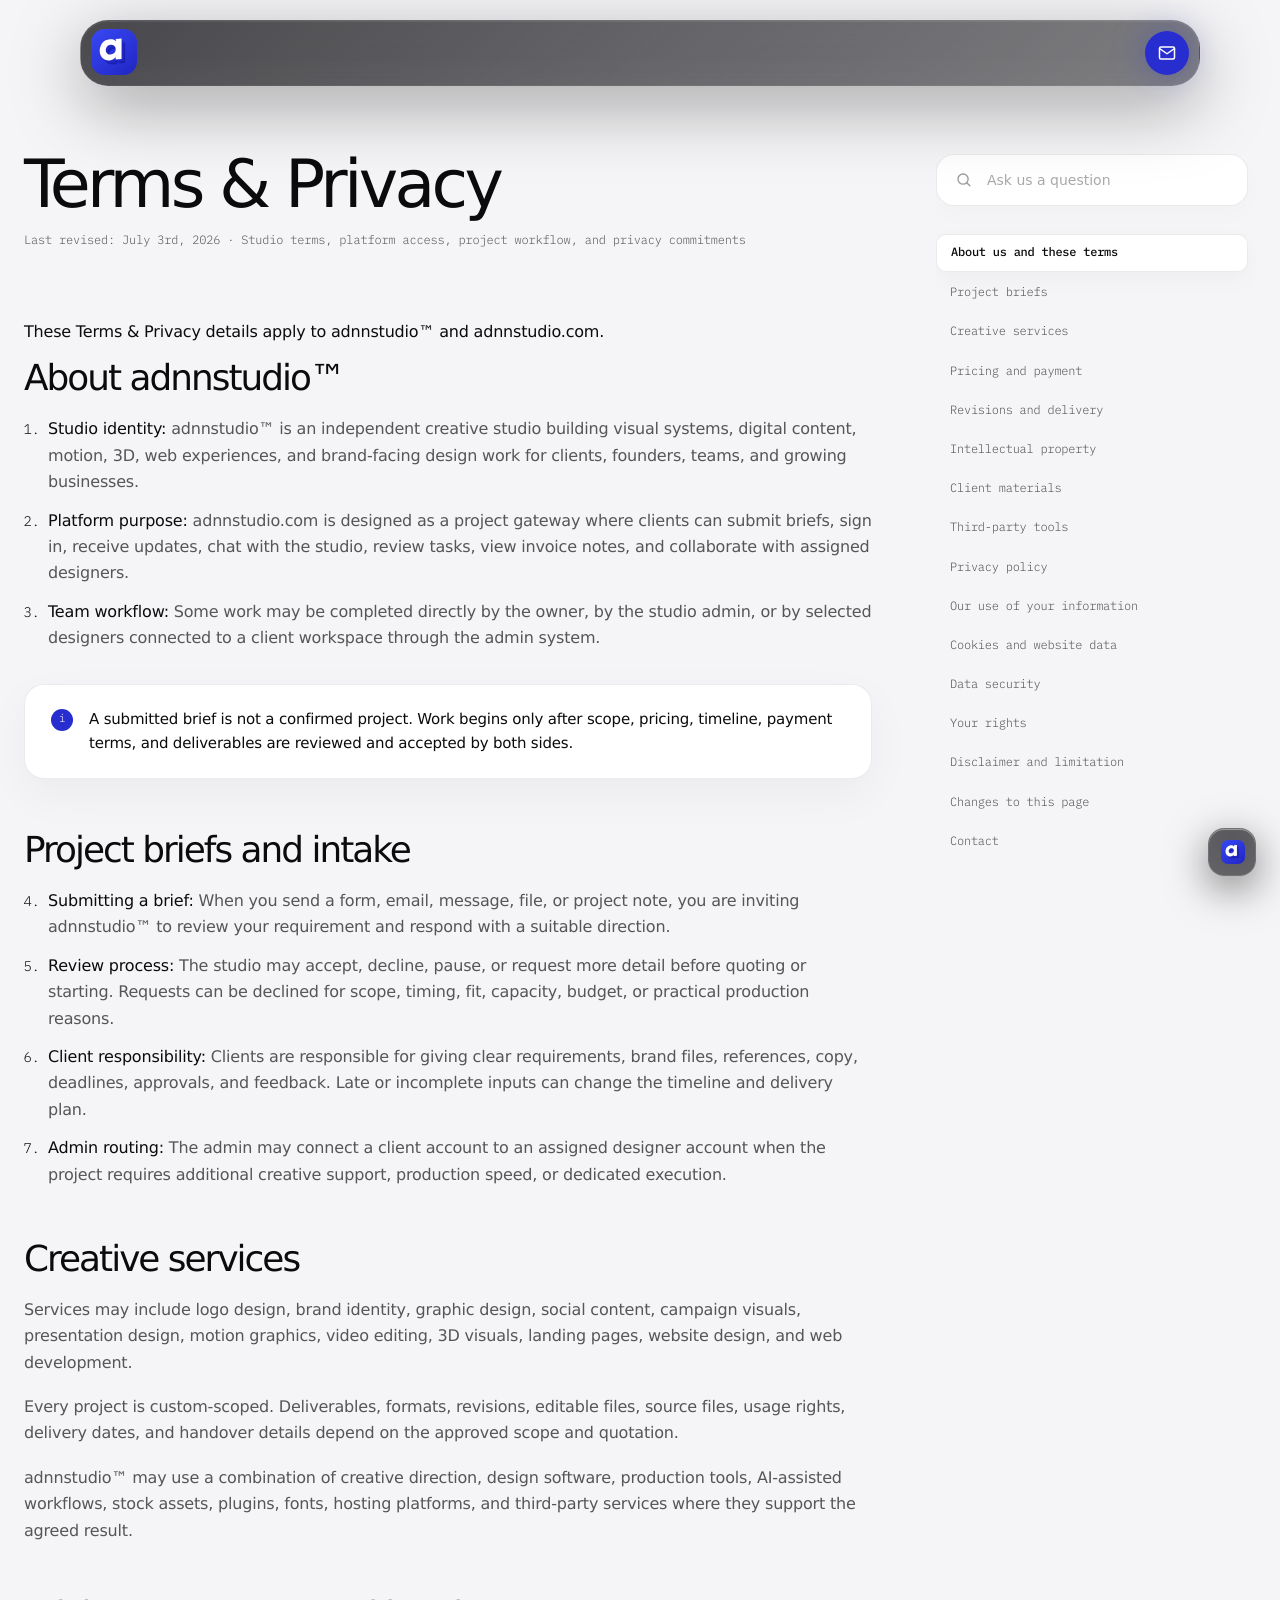
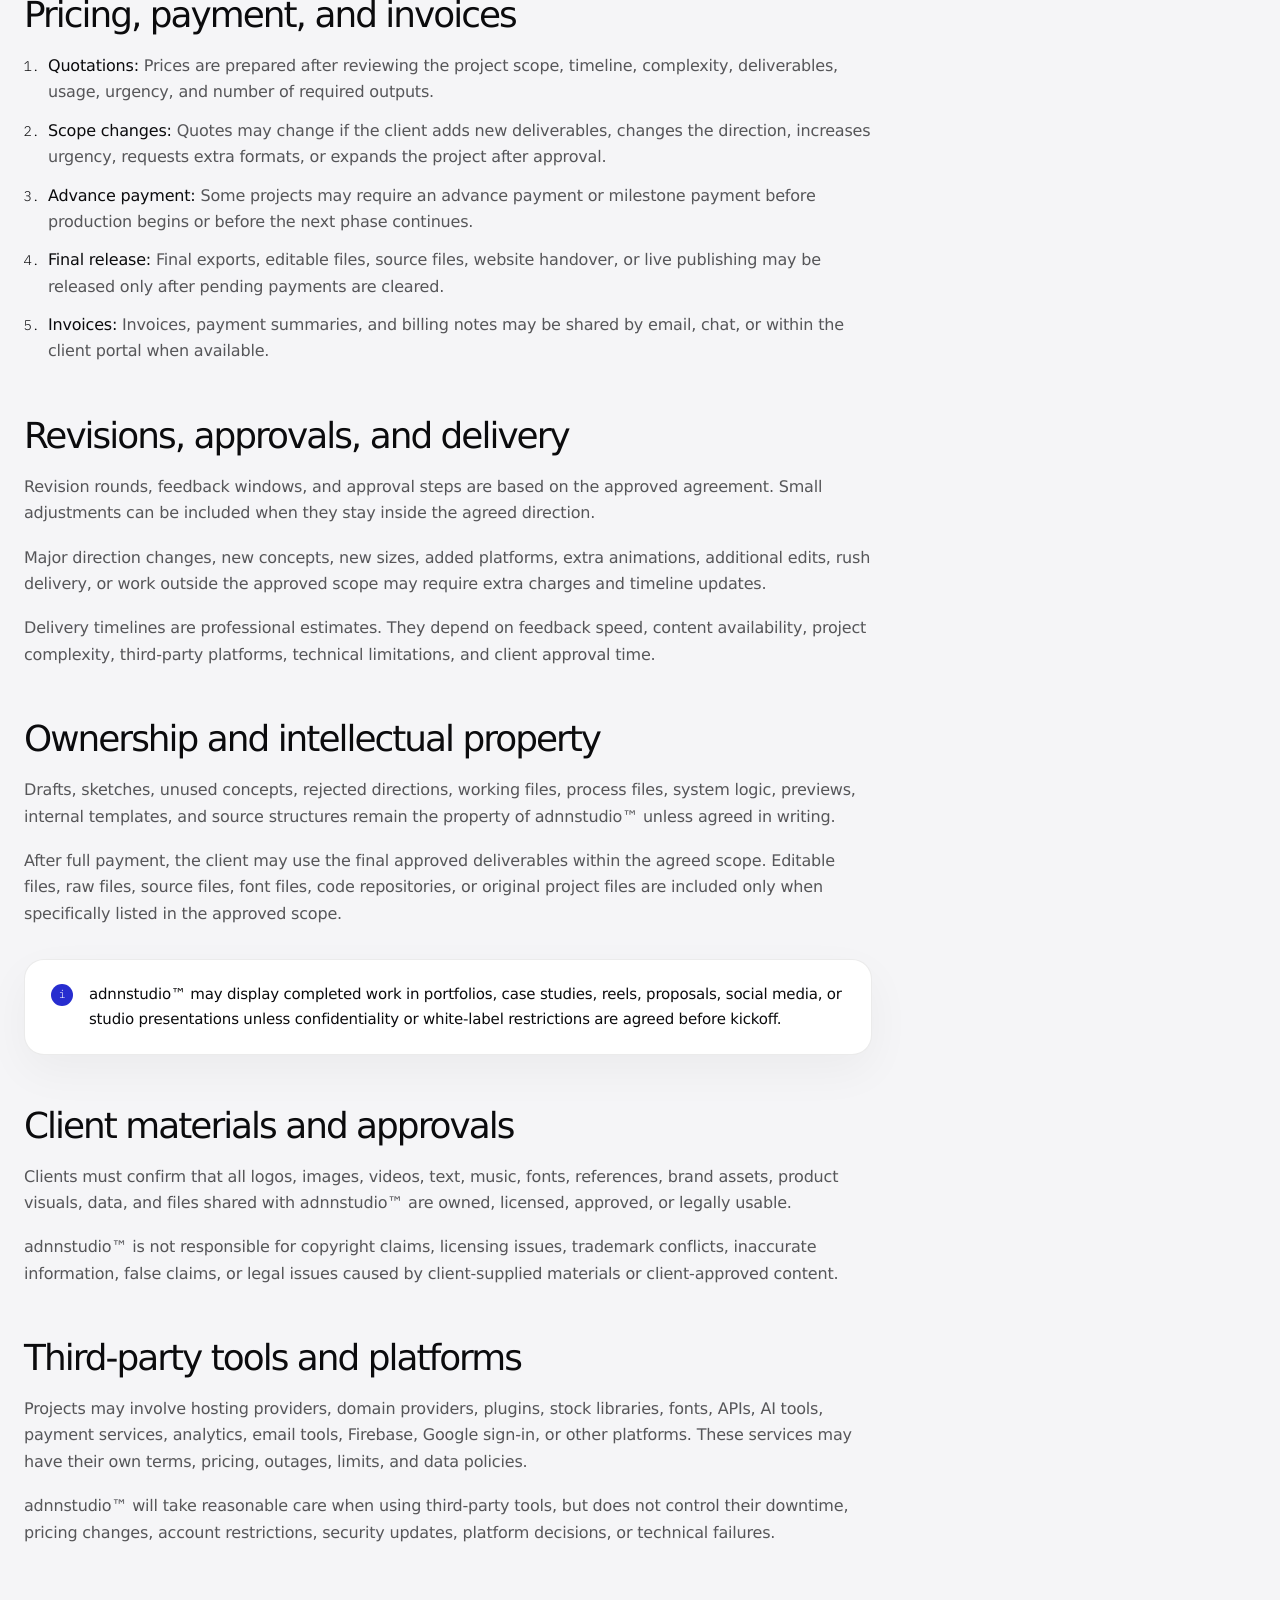
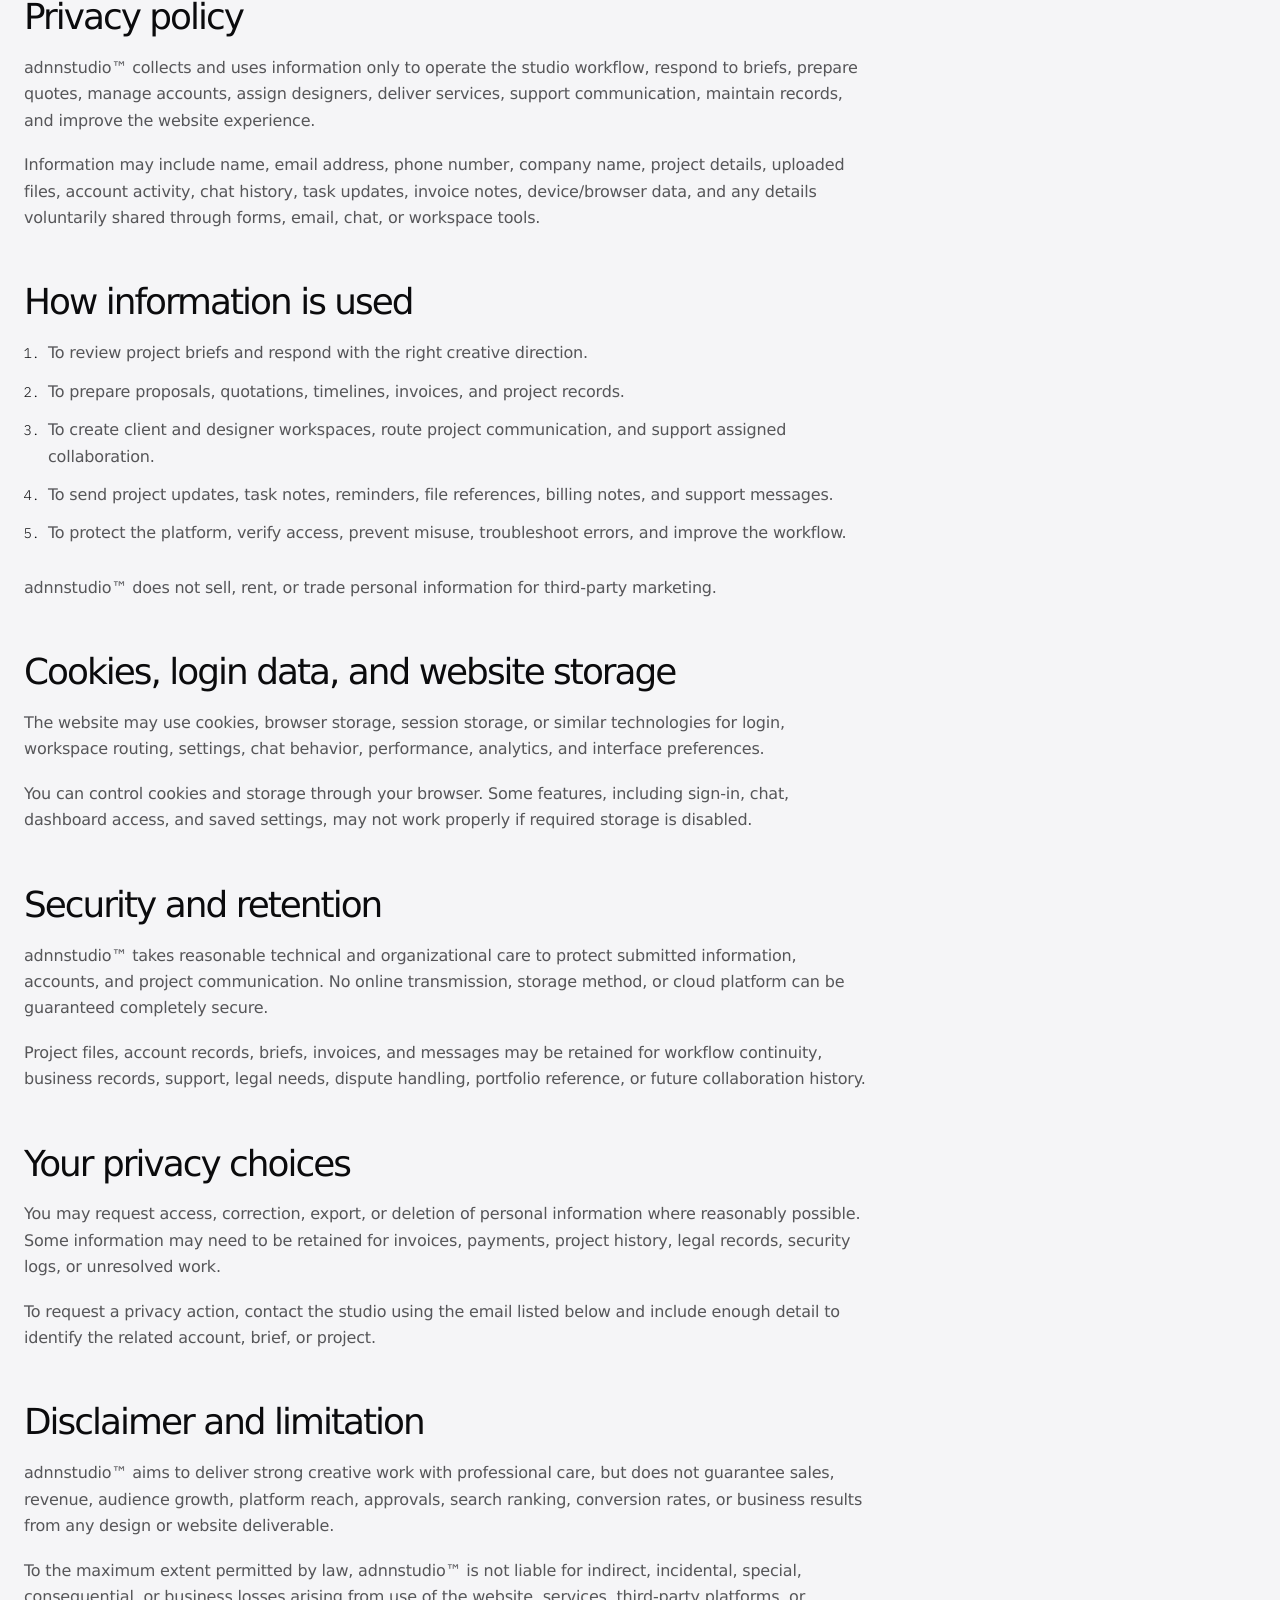
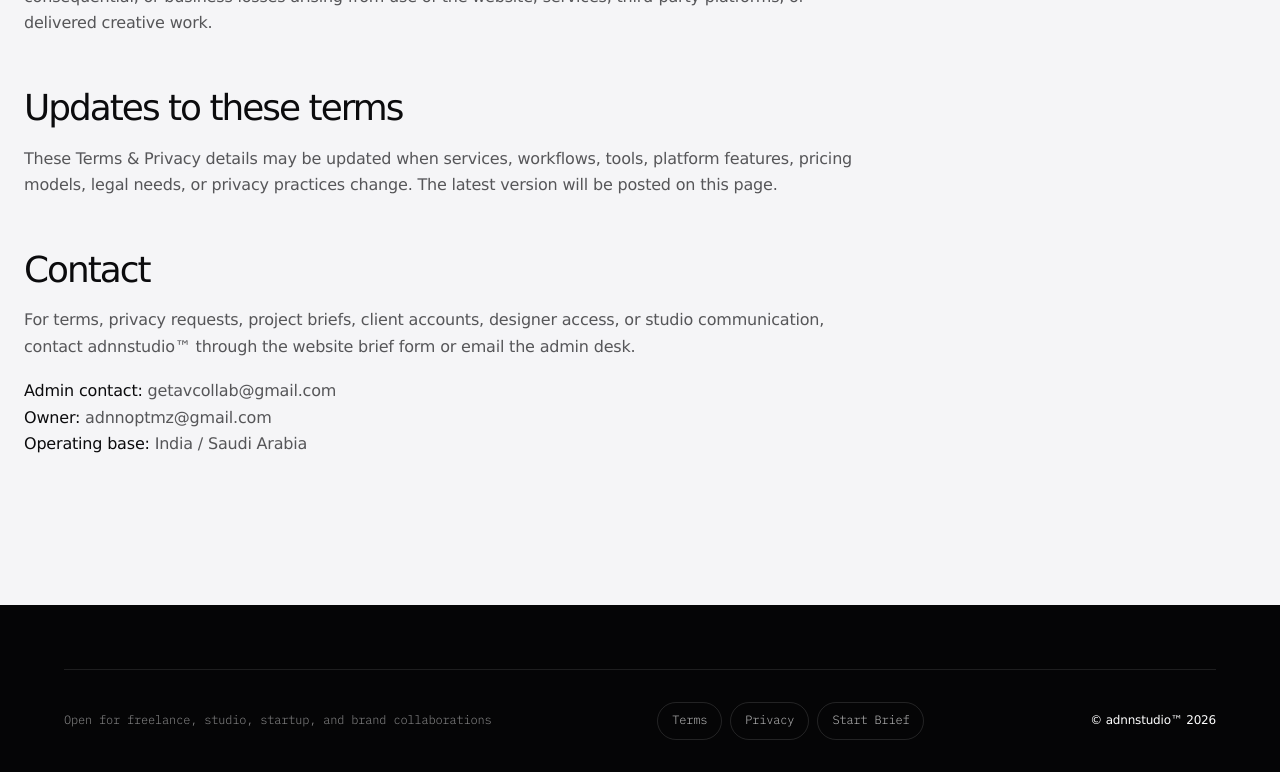
<file: Terms & Privacy adnnstudio.com 2026.html>
<!DOCTYPE html>
<html lang="en">
<head>
<meta charset="utf-8"/>
<meta content="width=device-width, initial-scale=1" name="viewport"/>
<title>Terms &amp; Privacy | AdnnStudio.com</title>
<link href="adnn icon.svg" rel="icon" type="image/svg+xml"/>
<link href="adnn icon.svg" rel="apple-touch-icon" sizes="180x180"/>
<link color="#272dcf" href="adnn icon.svg" rel="mask-icon"/>
<style>
    @import url("https://fonts.cdnfonts.com/css/aileron");
    @import url("https://fonts.googleapis.com/css2?family=IBM+Plex+Mono:wght@400;500&display=swap");

    :root {
      --accent: #272dcf;
      --bg: #050506;
      --paper: #f5f5f7;
      --white-panel: #ffffff;
      --ink: #0b0b0d;
      --text-muted: rgba(11, 11, 13, 0.68);
      --border-light: rgba(0, 0, 0, 0.08);
      --font-body: "Aileron", ui-sans-serif, system-ui, -apple-system, Segoe UI, Arial, sans-serif;
      --font-mono: "IBM Plex Mono", ui-monospace, SFMono-Regular, Menlo, monospace;
    }

    * { box-sizing: border-box; }
    html { scroll-behavior: smooth; }
    body {
      margin: 0;
      font-family: var(--font-body);
      font-weight: 300;
      background: var(--paper);
      color: var(--ink);
      font-size: 16px;
      line-height: 1.65;
      letter-spacing: -0.012em;
      -webkit-font-smoothing: antialiased;
      text-rendering: geometricPrecision;
    }

    ::selection { background: #ff6b35; color: #fff; }

    header {
      position: fixed;
      top: 20px;
      left: 50%;
      transform: translateX(-50%);
      width: min(1120px, 94vw);
      z-index: 100;
    }

    .nav-wrap {
      border-radius: 28px;
      padding: 10px;
      display: grid;
      grid-template-columns: auto 1fr auto;
      gap: 12px;
      align-items: center;
      background: linear-gradient(135deg, rgba(34,34,38,.82), rgba(22,22,26,.68) 38%, rgba(14,14,18,.52));
      backdrop-filter: blur(26px) saturate(160%);
      -webkit-backdrop-filter: blur(26px) saturate(160%);
      border: 1px solid rgba(255,255,255,.08);
      box-shadow: inset 0 1px 0 rgba(255,255,255,.08), inset 0 -12px 35px rgba(255,255,255,.03), 0 20px 70px rgba(0,0,0,.34);
    }

    .brand-logo-wrap {
      display: inline-flex;
      align-items: center;
      height: 44px;
      padding: 0;
      text-decoration: none;
      cursor: pointer;
    }
    .brand-logo-img {
      height: 46px;
      width: auto;
      display: block;
      object-fit: contain;
      transform: translateY(-1px);
    }
    .topnav {
      display: flex;
      justify-content: flex-end;
      align-items: center;
    }
    .topnav .cta-mail-icon {
      width: 44px !important;
      height: 44px !important;
      border-radius: 50% !important;
      color: #fff !important;
      display: inline-flex !important;
      align-items: center !important;
      justify-content: center !important;
      background: var(--accent) !important;
      border: 0 !important;
      box-shadow: 0 0 34px rgba(39,45,207,.36) !important;
      transition: background 0.25s ease, transform 0.25s ease !important;
    }
    .topnav .cta-mail-icon:hover {
      background: #1e23b0 !important;
      transform: translateY(-1px) !important;
    }
    @media (min-width: 761px) {
      .brand-logo-wrap { grid-column: 1; justify-self: start; }
      .topnav { grid-column: 3; justify-self: end; }
    }

    .page {
      width: min(1280px, calc(100% - 48px));
      margin: 0 auto;
      display: grid;
      grid-template-columns: minmax(0, 1fr) 320px;
      gap: clamp(40px, 5vw, 72px);
      padding: 154px 0 92px;
    }

    .breadcrumb {
      display: flex;
      flex-wrap: wrap;
      align-items: center;
      gap: 10px;
      color: var(--text-muted);
      font-family: var(--font-mono);
      font-size: 12px;
      margin-bottom: 24px;
    }

    h1, .legal-content h2 {
      font-family: var(--font-body);
      font-weight: 400;
      letter-spacing: -0.055em;
      line-height: .92;
      margin: 0;
    }

    h1 {
      font-size: clamp(44px, 5.2vw, 72px);
      color: var(--ink);
      margin-bottom: 16px;
    }

    .updated {
      font-family: var(--font-mono);
      font-size: 12px;
      color: var(--text-muted);
      margin-bottom: clamp(48px, 6vw, 68px);
    }

    .legal-content { max-width: 860px; }
    .legal-content section { scroll-margin-top: 104px; margin: 0 0 56px; }
    
    .legal-content h2 {
      font-size: clamp(28px, 2.8vw, 42px);
      margin: 0 0 20px;
      color: var(--ink);
    }

    .legal-content p, .legal-content li {
      font-size: clamp(16px, 1.2vw, 18px);
      color: var(--text-muted);
      font-weight: 300;
      line-height: 1.65;
    }

    .legal-content p { margin: 0 0 18px; }
    .legal-content ol, .legal-content ul { margin: 0 0 28px; padding-left: 24px; }
    .legal-content ol li { margin-bottom: 12px; }
    .legal-content ol li::marker { font-family: var(--font-mono); font-size: 14px; color: var(--ink); }
    .legal-content strong { color: var(--ink); font-weight: 500; }

    .callout {
      display: grid;
      grid-template-columns: auto 1fr;
      gap: 16px;
      align-items: start;
      margin: 32px 0;
      padding: 22px 26px;
      border-radius: 20px;
      background: var(--white-panel);
      border: 1px solid var(--border-light);
      box-shadow: 0 16px 46px rgba(0,0,0,.045);
    }

    .callout-icon {
      width: 22px;
      height: 22px;
      border-radius: 50%;
      background: var(--accent);
      color: #fff;
      display: grid;
      place-items: center;
      font-family: var(--font-mono);
      font-size: 11px;
      line-height: 1;
      margin-top: 2px;
    }

    .callout p { margin: 0; font-size: 15px; color: var(--ink); font-weight: 400; }

    .side {
      position: sticky;
      top: 112px;
      height: calc(100vh - 140px);
      align-self: start;
      overflow: auto;
      padding-right: 8px;
    }

    .searchbox {
      display: flex;
      align-items: center;
      gap: 12px;
      height: 52px;
      border-radius: 18px;
      padding: 0 18px;
      border: 1px solid var(--border-light);
      background: var(--white-panel);
      box-shadow: 0 8px 24px rgba(0,0,0,.02);
      margin-bottom: 28px;
    }

    .searchbox svg { width: 18px; height: 18px; flex: 0 0 auto; color: var(--ink); opacity: 0.4; }
    .searchbox input {
      width: 100%;
      border: 0;
      outline: 0;
      background: transparent;
      font-family: var(--font-body);
      font-size: 14px;
      color: var(--ink);
    }
    .searchbox input::placeholder { color: var(--ink); opacity: 0.35; }

    .toc {
      list-style: none;
      padding: 0;
      margin: 0;
      display: grid;
      gap: 3px;
    }

    .toc a {
      display: block;
      padding: 10px 14px;
      border-radius: 10px;
      color: var(--ink);
      opacity: 0.7;
      text-decoration: none;
      font-family: var(--font-mono);
      font-size: 12px;
      line-height: 1.35;
      letter-spacing: -0.02em;
      transition: background .2s, opacity .2s, transform .2s;
    }

    .toc a:hover { transform: translateX(2px); opacity: 1; background: rgba(0,0,0,.035); }
    .toc a.active { background: var(--white-panel); border: 1px solid var(--border-light); opacity: 1; font-weight: 500; box-shadow: 0 8px 24px rgba(0,0,0,.03); }

    footer {
      background: var(--bg);
      color: #fff;
      padding: 64px clamp(16px, 5vw, 64px) 32px;
    }

    .foot {
      max-width: 1280px;
      margin: 0 auto;
      border-top: 1px solid rgba(255,255,255,.1);
      padding-top: 32px;
      display: flex;
      justify-content: space-between;
      align-items: center;
      gap: 24px;
      flex-wrap: wrap;
      font-family: var(--font-mono);
      font-size: 12px;
    }

    .foot p { margin: 0; color: rgba(255,255,255,.52); }
    .foot span { font-family: var(--font-body); color: #fff; }
    .foot-links { display: flex; flex-wrap: wrap; gap: 8px; }
    
    .foot-links a {
      color: rgba(255,255,255,.72);
      text-decoration: none;
      border: 1px solid rgba(255,255,255,.12);
      border-radius: 999px;
      padding: 8px 14px;
      transition: color .25s, border-color .25s;
    }
    .foot-links a:hover { color: #fff; border-color: rgba(255,255,255,.36); }

    /* --- Chat UI Elements --- */
    .chat-bubble {
      position: fixed;
      right: 24px;
      bottom: 24px;
      z-index: 120;
      display: inline-flex;
      align-items: center;
      width: 48px;
      height: 48px;
      padding: 0;
      border-radius: 16px;
      background: rgba(30, 30, 35, 0.72);
      border: 1px solid rgba(255, 255, 255, 0.15);
      box-shadow: inset 0 1px 0 rgba(255,255,255,.38), inset 0 -12px 24px rgba(255,255,255,.06), 0 12px 40px rgba(0,0,0,.5);
      backdrop-filter: blur(22px) saturate(170%);
      -webkit-backdrop-filter: blur(22px) saturate(170%);
      color: #fff;
      text-decoration: none;
      overflow: hidden;
      white-space: nowrap;
      cursor: pointer;
      transition: width 0.35s cubic-bezier(0.16, 1, 0.3, 1), background 0.25s, transform 0.25s;
    }

    .chat-bubble:hover {
      width: 240px;
      background: var(--accent);
      transform: translateY(-2px);
    }

    .chat-bubble .icon-box {
      width: 48px;
      height: 48px;
      flex-shrink: 0;
      display: flex;
      align-items: center;
      justify-content: center;
    }

    .chat-bubble .chat-text {
      font-size: 13px;
      font-family: var(--font-mono);
      padding-right: 20px;
      opacity: 0;
      transform: translateX(8px);
      transition: opacity 0.2s ease, transform 0.2s ease;
    }

    .chat-bubble:hover .chat-text {
      opacity: 1;
      transform: translateX(0);
      transition-delay: 0.05s;
    }

    .ai-chat-window {
      position: fixed;
      right: 24px;
      bottom: 84px;
      width: 360px;
      height: 480px;
      border-radius: 24px;
      background: linear-gradient(135deg, rgba(34,34,38,.94), rgba(22,22,26,.88) 38%, rgba(14,14,18,.82));
      border: 1px solid rgba(255, 255, 255, 0.1);
      box-shadow: 0 28px 80px rgba(0, 0, 0, 0.5);
      backdrop-filter: blur(30px) saturate(160%);
      -webkit-backdrop-filter: blur(30px) saturate(160%);
      z-index: 130;
      display: flex;
      flex-direction: column;
      overflow: hidden;
      opacity: 0;
      visibility: hidden;
      transform: translateY(20px) scale(0.95);
      transition: all 0.4s cubic-bezier(0.16, 1, 0.3, 1);
    }
    
    .ai-chat-window.is-open {
      opacity: 1;
      visibility: visible;
      transform: translateY(0) scale(1);
    }
    
    .ai-chat-header {
      padding: 16px 20px;
      background: rgba(255, 255, 255, 0.03);
      border-bottom: 1px solid rgba(255, 255, 255, 0.08);
      display: flex;
      justify-content: space-between;
      align-items: center;
    }
    
    .ai-chat-title {
      font-family: var(--font-mono);
      font-size: 13px;
      color: #fff;
      display: flex;
      align-items: center;
      gap: 8px;
    }
    
    .ai-chat-status {
      width: 6px;
      height: 6px;
      border-radius: 50%;
      background: #65a51b;
      box-shadow: 0 0 10px #65a51b;
    }
    
    .ai-chat-close {
      background: transparent;
      border: 0;
      color: rgba(255, 255, 255, 0.4);
      font-size: 20px;
      cursor: pointer;
      padding: 0;
      line-height: 1;
    }
    .ai-chat-close:hover { color: #fff; }
    
    .ai-chat-body {
      flex: 1;
      padding: 20px;
      overflow-y: auto;
      display: flex;
      flex-direction: column;
      gap: 12px;
    }
    
    .ai-bubble {
      max-width: 85%;
      padding: 10px 14px;
      border-radius: 16px;
      font-size: 13px;
      line-height: 1.45;
      white-space: pre-wrap;
    }
    
    .ai-bubble.system {
      align-self: flex-start;
      background: rgba(255, 255, 255, 0.05);
      color: rgba(255, 255, 255, 0.85);
      border: 1px solid rgba(255, 255, 255, 0.04);
    }
    
    .ai-bubble.user {
      align-self: flex-end;
      background: var(--accent);
      color: #fff;
    }
    
    .ai-chat-footer {
      padding: 14px 16px;
      border-top: 1px solid rgba(255, 255, 255, 0.08);
      display: flex;
      gap: 10px;
      background: rgba(0, 0, 0, 0.15);
    }
    
    .ai-chat-input {
      flex: 1;
      height: 38px;
      border-radius: 12px;
      border: 1px solid rgba(255, 255, 255, 0.1);
      background: rgba(255, 255, 255, 0.05);
      color: #fff;
      padding: 0 14px;
      font-size: 13px;
      outline: none;
      font-family: var(--font-body);
    }
    .ai-chat-input::placeholder { color: rgba(255, 255, 255, 0.3); }
    .ai-chat-input:focus { border-color: rgba(255, 255, 255, 0.2); }
    
    .ai-chat-submit {
      width: 38px;
      height: 38px;
      border-radius: 12px;
      border: 0;
      background: #fff;
      color: #000;
      cursor: pointer;
      display: grid;
      place-items: center;
      transition: opacity 0.2s;
    }
    .ai-chat-submit:hover { opacity: 0.9; }

    /* Minimal Typing Animation CSS */
    .typing-indicator {
      display: flex;
      align-items: center;
      gap: 4px;
      padding: 2px 4px;
    }
    .typing-indicator span {
      width: 5px;
      height: 5px;
      background-color: rgba(255,255,255,0.7);
      border-radius: 50%;
      animation: typingBounce 1.4s infinite ease-in-out both;
    }
    .typing-indicator span:nth-child(1) { animation-delay: -0.32s; }
    .typing-indicator span:nth-child(2) { animation-delay: -0.16s; }
    
    @keyframes typingBounce {
      0%, 80%, 100% { transform: scale(0); opacity: 0.4; }
      40% { transform: scale(1); opacity: 1; }
    }

    @media (max-width: 980px) {
      header { width: calc(100vw - 16px) !important; top: 10px !important; }
      .page { grid-template-columns: 1fr; padding-top: 112px; }
      .side { position: relative; top: auto; height: auto; order: -1; overflow: visible; padding-right: 0; }
      .toc { display: none; }
      .searchbox { height: 48px; margin-bottom: 34px; }
      .ai-chat-window { width: calc(100vw - 48px); right: 24px; bottom: 84px; }
    }

    @media (max-width: 560px) {
      .nav-wrap { display: flex !important; justify-content: space-between !important; align-items: center !important; }
      .page { padding-bottom: 78px; }
      h1 { font-size: clamp(34px, 10vw, 48px); }
      .chat-bubble { right: 16px; bottom: 16px; }
      .ai-chat-window { width: calc(100vw - 32px); right: 16px; bottom: 76px; height: 420px; }
    }
  </style>
</head>
<body>
<header>
<div class="nav-wrap">
<a aria-label="Adnn Studio Home" class="brand-logo-wrap" href="index.html#home">
<img alt="Adnn Studio Icon Logo" class="brand-logo-img" src="adnn icon.svg"/>
</a>
<div aria-label="Legal navigation processing actions" class="topnav">
<a aria-label="Open brief form" class="cta-mail-icon" href="index.html#connect" title="Open brief form">
<svg fill="none" stroke="currentColor" stroke-linecap="round" stroke-linejoin="round" stroke-width="2" style="width: 18px; height: 18px; display: block;" viewbox="0 0 24 24"><path d="M4 4h16c1.1 0 2 .9 2 2v12c0 1.1-.9 2-2 2H4c-1.1 0-2-.9-2-2V6c0-1.1.9-2 2-2z"></path><polyline points="22,6 12,13 2,6"></polyline></svg>
</a>
</div>
</div>
</header>
<div class="page">
<main class="legal-content" id="legalDocumentContent">
<h1>Terms &amp; Privacy</h1>
<div class="updated">Last revised: July 3rd, 2026 · Studio terms, platform access, project workflow, and privacy commitments</div>
<section id="intro">
<p><strong>These Terms &amp; Privacy details apply to adnnstudio™ and adnnstudio.com.</strong></p>
<h2>About adnnstudio™</h2>
<ol>
<li><strong>Studio identity:</strong> adnnstudio™ is an independent creative studio building visual systems, digital content, motion, 3D, web experiences, and brand-facing design work for clients, founders, teams, and growing businesses.</li>
<li><strong>Platform purpose:</strong> adnnstudio.com is designed as a project gateway where clients can submit briefs, sign in, receive updates, chat with the studio, review tasks, view invoice notes, and collaborate with assigned designers.</li>
<li><strong>Team workflow:</strong> Some work may be completed directly by the owner, by the studio admin, or by selected designers connected to a client workspace through the admin system.</li>
</ol>
<div class="callout">
<span class="callout-icon">i</span>
<p>A submitted brief is not a confirmed project. Work begins only after scope, pricing, timeline, payment terms, and deliverables are reviewed and accepted by both sides.</p>
</div>
</section>
<section id="enquiries">
<h2>Project briefs and intake</h2>
<ol start="4">
<li><strong>Submitting a brief:</strong> When you send a form, email, message, file, or project note, you are inviting adnnstudio™ to review your requirement and respond with a suitable direction.</li>
<li><strong>Review process:</strong> The studio may accept, decline, pause, or request more detail before quoting or starting. Requests can be declined for scope, timing, fit, capacity, budget, or practical production reasons.</li>
<li><strong>Client responsibility:</strong> Clients are responsible for giving clear requirements, brand files, references, copy, deadlines, approvals, and feedback. Late or incomplete inputs can change the timeline and delivery plan.</li>
<li><strong>Admin routing:</strong> The admin may connect a client account to an assigned designer account when the project requires additional creative support, production speed, or dedicated execution.</li>
</ol>
</section>
<section id="services">
<h2>Creative services</h2>
<p>Services may include logo design, brand identity, graphic design, social content, campaign visuals, presentation design, motion graphics, video editing, 3D visuals, landing pages, website design, and web development.</p>
<p>Every project is custom-scoped. Deliverables, formats, revisions, editable files, source files, usage rights, delivery dates, and handover details depend on the approved scope and quotation.</p>
<p>adnnstudio™ may use a combination of creative direction, design software, production tools, AI-assisted workflows, stock assets, plugins, fonts, hosting platforms, and third-party services where they support the agreed result.</p>
</section>
<section id="pricing">
<h2>Pricing, payment, and invoices</h2>
<ol>
<li><strong>Quotations:</strong> Prices are prepared after reviewing the project scope, timeline, complexity, deliverables, usage, urgency, and number of required outputs.</li>
<li><strong>Scope changes:</strong> Quotes may change if the client adds new deliverables, changes the direction, increases urgency, requests extra formats, or expands the project after approval.</li>
<li><strong>Advance payment:</strong> Some projects may require an advance payment or milestone payment before production begins or before the next phase continues.</li>
<li><strong>Final release:</strong> Final exports, editable files, source files, website handover, or live publishing may be released only after pending payments are cleared.</li>
<li><strong>Invoices:</strong> Invoices, payment summaries, and billing notes may be shared by email, chat, or within the client portal when available.</li>
</ol>
</section>
<section id="revisions">
<h2>Revisions, approvals, and delivery</h2>
<p>Revision rounds, feedback windows, and approval steps are based on the approved agreement. Small adjustments can be included when they stay inside the agreed direction.</p>
<p>Major direction changes, new concepts, new sizes, added platforms, extra animations, additional edits, rush delivery, or work outside the approved scope may require extra charges and timeline updates.</p>
<p>Delivery timelines are professional estimates. They depend on feedback speed, content availability, project complexity, third-party platforms, technical limitations, and client approval time.</p>
</section>
<section id="ip">
<h2>Ownership and intellectual property</h2>
<p>Drafts, sketches, unused concepts, rejected directions, working files, process files, system logic, previews, internal templates, and source structures remain the property of adnnstudio™ unless agreed in writing.</p>
<p>After full payment, the client may use the final approved deliverables within the agreed scope. Editable files, raw files, source files, font files, code repositories, or original project files are included only when specifically listed in the approved scope.</p>
<div class="callout">
<span class="callout-icon">i</span>
<p>adnnstudio™ may display completed work in portfolios, case studies, reels, proposals, social media, or studio presentations unless confidentiality or white-label restrictions are agreed before kickoff.</p>
</div>
</section>
<section id="client-materials">
<h2>Client materials and approvals</h2>
<p>Clients must confirm that all logos, images, videos, text, music, fonts, references, brand assets, product visuals, data, and files shared with adnnstudio™ are owned, licensed, approved, or legally usable.</p>
<p>adnnstudio™ is not responsible for copyright claims, licensing issues, trademark conflicts, inaccurate information, false claims, or legal issues caused by client-supplied materials or client-approved content.</p>
</section>
<section id="third-party">
<h2>Third-party tools and platforms</h2>
<p>Projects may involve hosting providers, domain providers, plugins, stock libraries, fonts, APIs, AI tools, payment services, analytics, email tools, Firebase, Google sign-in, or other platforms. These services may have their own terms, pricing, outages, limits, and data policies.</p>
<p>adnnstudio™ will take reasonable care when using third-party tools, but does not control their downtime, pricing changes, account restrictions, security updates, platform decisions, or technical failures.</p>
</section>
<section id="privacy">
<h2>Privacy policy</h2>
<p>adnnstudio™ collects and uses information only to operate the studio workflow, respond to briefs, prepare quotes, manage accounts, assign designers, deliver services, support communication, maintain records, and improve the website experience.</p>
<p>Information may include name, email address, phone number, company name, project details, uploaded files, account activity, chat history, task updates, invoice notes, device/browser data, and any details voluntarily shared through forms, email, chat, or workspace tools.</p>
</section>
<section id="data-use">
<h2>How information is used</h2>
<ol>
<li>To review project briefs and respond with the right creative direction.</li>
<li>To prepare proposals, quotations, timelines, invoices, and project records.</li>
<li>To create client and designer workspaces, route project communication, and support assigned collaboration.</li>
<li>To send project updates, task notes, reminders, file references, billing notes, and support messages.</li>
<li>To protect the platform, verify access, prevent misuse, troubleshoot errors, and improve the workflow.</li>
</ol>
<p>adnnstudio™ does not sell, rent, or trade personal information for third-party marketing.</p>
</section>
<section id="cookies">
<h2>Cookies, login data, and website storage</h2>
<p>The website may use cookies, browser storage, session storage, or similar technologies for login, workspace routing, settings, chat behavior, performance, analytics, and interface preferences.</p>
<p>You can control cookies and storage through your browser. Some features, including sign-in, chat, dashboard access, and saved settings, may not work properly if required storage is disabled.</p>
</section>
<section id="security">
<h2>Security and retention</h2>
<p>adnnstudio™ takes reasonable technical and organizational care to protect submitted information, accounts, and project communication. No online transmission, storage method, or cloud platform can be guaranteed completely secure.</p>
<p>Project files, account records, briefs, invoices, and messages may be retained for workflow continuity, business records, support, legal needs, dispute handling, portfolio reference, or future collaboration history.</p>
</section>
<section id="rights">
<h2>Your privacy choices</h2>
<p>You may request access, correction, export, or deletion of personal information where reasonably possible. Some information may need to be retained for invoices, payments, project history, legal records, security logs, or unresolved work.</p>
<p>To request a privacy action, contact the studio using the email listed below and include enough detail to identify the related account, brief, or project.</p>
</section>
<section id="liability">
<h2>Disclaimer and limitation</h2>
<p>adnnstudio™ aims to deliver strong creative work with professional care, but does not guarantee sales, revenue, audience growth, platform reach, approvals, search ranking, conversion rates, or business results from any design or website deliverable.</p>
<p>To the maximum extent permitted by law, adnnstudio™ is not liable for indirect, incidental, special, consequential, or business losses arising from use of the website, services, third-party platforms, or delivered creative work.</p>
</section>
<section id="changes">
<h2>Updates to these terms</h2>
<p>These Terms &amp; Privacy details may be updated when services, workflows, tools, platform features, pricing models, legal needs, or privacy practices change. The latest version will be posted on this page.</p>
</section>
<section id="contact">
<h2>Contact</h2>
<p>For terms, privacy requests, project briefs, client accounts, designer access, or studio communication, contact adnnstudio™ through the website brief form or email the admin desk.</p>
<p><strong>Admin contact:</strong> getavcollab@gmail.com<br/><strong>Owner:</strong> adnnoptmz@gmail.com<br/><strong>Operating base:</strong> India / Saudi Arabia</p>
</section>
</main>
<aside aria-label="Page content navigation tracker" class="side">
<label aria-label="Search text contents" class="searchbox">
<svg aria-hidden="true" viewbox="0 0 24 24"><path d="M10.75 17.5a6.75 6.75 0 1 1 0-13.5 6.75 6.75 0 0 1 0 13.5Z" fill="none" stroke="currentColor" stroke-linecap="round" stroke-width="1.85"></path><path d="m15.65 15.65 4.15 4.15" fill="none" stroke="currentColor" stroke-linecap="round" stroke-width="1.85"></path></svg>
<input autocomplete="off" id="pageSearch" placeholder="Ask us a question" type="search"/>
</label>
<ul class="toc" id="toc">
<li><a class="active" href="#intro">About us and these terms</a></li>
<li><a href="#enquiries">Project briefs</a></li>
<li><a href="#services">Creative services</a></li>
<li><a href="#pricing">Pricing and payment</a></li>
<li><a href="#revisions">Revisions and delivery</a></li>
<li><a href="#ip">Intellectual property</a></li>
<li><a href="#client-materials">Client materials</a></li>
<li><a href="#third-party">Third-party tools</a></li>
<li><a href="#privacy">Privacy policy</a></li>
<li><a href="#data-use">Our use of your information</a></li>
<li><a href="#cookies">Cookies and website data</a></li>
<li><a href="#security">Data security</a></li>
<li><a href="#rights">Your rights</a></li>
<li><a href="#liability">Disclaimer and limitation</a></li>
<li><a href="#changes">Changes to this page</a></li>
<li><a href="#contact">Contact</a></li>
</ul>
</aside>
</div>
<div class="ai-chat-window" id="aiChatWindow">
<div class="ai-chat-header">
<div class="ai-chat-title">
<span class="ai-chat-status"></span>
<span>Studio support</span>
</div>
<button class="ai-chat-close" id="closeChatBtn" type="button">×</button>
</div>
<div class="ai-chat-body" id="chatMessageFlow">
<div class="ai-bubble system">Lavio is online for adnnstudio™. I can help with our studio terms, project briefs, or answer general questions you might have!
      </div>
</div>
<div class="ai-chat-footer">
<input autocomplete="off" class="ai-chat-input" id="chatUserInput" placeholder="Ask me anything..." type="text"/>
<button class="ai-chat-submit" id="sendChatBtn" type="button">
<svg fill="none" stroke="currentColor" stroke-linecap="round" stroke-linejoin="round" stroke-width="2" style="width:16px; height:16px;" viewbox="0 0 24 24">
<line x1="22" x2="11" y1="2" y2="13"></line>
<polygon points="22 2 15 22 11 13 2 9 22 2"></polygon>
</svg>
</button>
</div>
</div>
<div class="chat-bubble" id="triggerChatBubble">
<div class="icon-box">
<img alt="Adnn Studio AI Icon" src="adnn icon.svg" style="width: 24px; height: 24px; display: block;">
</img></div>
<span class="chat-text">Need help?</span>
</div>
<footer>
<div class="foot">
<p>Open for freelance, studio, startup, and brand collaborations</p>
<div class="foot-links">
<a href="#intro">Terms</a>
<a href="#privacy">Privacy</a>
<a href="index.html#connect">Start Brief</a>
</div>
<p><span>© adnnstudio™ 2026</span></p>
</div>
</footer>
<script>
    const links = Array.from(document.querySelectorAll('.toc a'));
    const sections = links.map(link => document.querySelector(link.getAttribute('href'))).filter(Boolean);

    const setActive = () => {
      let current = sections[0];
      for (const section of sections) {
        const rect = section.getBoundingClientRect();
        if (rect.top <= 140) current = section;
      }
      links.forEach(link => link.classList.toggle('active', link.getAttribute('href') === '#' + current.id));
    };

    window.addEventListener('scroll', setActive, { passive: true });
    setActive();

    const search = document.getElementById('pageSearch');
    search.addEventListener('input', () => {
      const term = search.value.trim().toLowerCase();
      if (!term) return;
      const match = sections.find(section => section.innerText.toLowerCase().includes(term));
      if (match) {
        document.querySelector(`.toc a[href="#${match.id}"]`)?.scrollIntoView({ block: 'nearest' });
      }
    });

    search.addEventListener('keydown', (event) => {
      if (event.key === 'Enter') {
        const term = search.value.trim().toLowerCase();
        const match = sections.find(section => section.innerText.toLowerCase().includes(term));
        if (match) match.scrollIntoView({ behavior: 'smooth', block: 'start' });
      }
    });

    const chatBubble = document.getElementById('triggerChatBubble');
    const chatWindow = document.getElementById('aiChatWindow');
    const closeChat = document.getElementById('closeChatBtn');
    const sendBtn = document.getElementById('sendChatBtn');
    const userInput = document.getElementById('chatUserInput');
    const messageFlow = document.getElementById('chatMessageFlow');

    chatBubble.addEventListener('click', () => {
      chatWindow.classList.toggle('is-open');
    });
    
    closeChat.addEventListener('click', () => chatWindow.classList.remove('is-open'));

    // --- Highly Advanced Local AI Engine ---

    function formatBotResponse(text) {
      return text
        .replace(/&/g, "&amp;")
        .replace(/</g, "&lt;")
        .replace(/>/g, "&gt;")
        .replace(/\*\*(.*?)\*\*/g, "<strong>$1</strong>")
        .replace(/\*(.*?)\*/g, "<em>$1</em>")
        .replace(/\n/g, "<br>");
    }

    const thinkDelay = (ms) => new Promise(res => setTimeout(res, ms));

    // Fetch General Knowledge securely via public Wikipedia API (No key needed)
    async function fetchGeneralKnowledge(query) {
      try {
        let searchTerm = query.replace(/^(what is|who is|where is|tell me about|what are|who are|explain)\s+/i, '').trim();
        if(!searchTerm || searchTerm.length < 2) return null;
        
        const searchUrl = `https://en.wikipedia.org/w/api.php?action=query&list=search&srsearch=${encodeURIComponent(searchTerm)}&utf8=&format=json&origin=*`;
        const searchRes = await fetch(searchUrl);
        const searchData = await searchRes.json();
        
        if (searchData.query && searchData.query.search.length > 0) {
          const firstResult = searchData.query.search[0];
          const summaryUrl = `https://en.wikipedia.org/w/api.php?action=query&prop=extracts&exsentences=3&exlimit=1&titles=${encodeURIComponent(firstResult.title)}&explaintext=1&format=json&origin=*`;
          const summaryRes = await fetch(summaryUrl);
          const summaryData = await summaryRes.json();
          const pages = summaryData.query.pages;
          const extract = Object.values(pages)[0].extract;
          
          if(extract && !extract.includes("may refer to:")) {
             return extract;
          }
        }
      } catch (e) { 
        return null; 
      }
      return null;
    }

    async function processStudioIntelligence(userQuestion) {
      const query = userQuestion.toLowerCase().trim();
      
      // 1. Core Conversational Hooks
      if (/^(hi|hello|hey|yo)\b/i.test(query)) {
        return "Hello! I'm Lavio, adnnstudio's assistant. How can I help you today?";
      }
      if (/how are you|hows it going/i.test(query)) {
        return "I'm doing great, thank you for asking! Ready to help you with anything you need.";
      }
      if (/who are you|your name|what are you/i.test(query)) {
        return "I am Lavio, the AI assistant for adnnstudio™. I can help you understand our terms, processes, do some quick math, or look up general facts for you.";
      }
      if (/joke|laugh/i.test(query)) {
        return "Why did the web designer drown?\n\nBecause they didn't know how to float! 🖥️";
      }

      // 2. Dates and Time
      if (/\b(date|today|day|year|time)\b/i.test(query)) {
        const now = new Date();
        const systemDate = now.toLocaleDateString('en-US', { weekday: 'long', year: 'numeric', month: 'long', day: 'numeric' });
        const systemTime = now.toLocaleTimeString('en-US', { hour: '2-digit', minute: '2-digit' });
        if(query.includes('time')) return `The current time is **${systemTime}**.`;
        return `Today is **${systemDate}**.`;
      }

      // 3. Simple Math Engine
      const mathMatch = query.match(/^what is\s+([\d\.\s\+\-\*\/\(\)]+)$/i) || query.match(/^([\d\.\s\+\-\*\/\(\)]+)$/i);
      if (mathMatch) {
        try {
          const expression = mathMatch[1].trim();
          if(/[a-zA-Z]/.test(expression)) throw new Error("Invalid"); // prevent code injection
          const result = new Function(`return ${expression}`)();
          if (!isNaN(result)) return `The answer is **${result}**.`;
        } catch (e) {}
      }

      // 4. Studio Documentation (DOM Context Parser)
      const termsSections = Array.from(document.querySelectorAll('#legalDocumentContent section'));
      let primeSection = null;
      let topWeightScore = 0;
      const linguisticTokens = query.split(/\s+/).filter(word => word.length > 2);

      termsSections.forEach(section => {
        const structuralBody = section.innerText.toLowerCase();
        const headerTitle = section.querySelector('h2')?.innerText.toLowerCase() || "";
        let specificWeight = 0;

        linguisticTokens.forEach(token => {
          if (headerTitle.includes(token)) specificWeight += 12;
          if (structuralBody.includes(token)) specificWeight += 3;
        });

        if (specificWeight > topWeightScore) {
          topWeightScore = specificWeight;
          primeSection = section;
        }
      });

      if (primeSection && topWeightScore > 5) { // Needs a decent match to trigger
        const descriptiveLabel = primeSection.querySelector('h2')?.innerText || "Studio Info";
        let bodyContent = primeSection.innerText.split('\n').filter(p => p.trim().length > 0).slice(1).join(' ');
        if (bodyContent.length > 300) bodyContent = bodyContent.substring(0, 295) + "...";
        return `Here is what our terms say about **${descriptiveLabel}**:\n\n"${bodyContent}"`;
      }

      // 5. External General Knowledge Fetch (The "Answer All" feature)
      if (/^(what is|who is|where is|tell me about|what are|who are|explain)\b/i.test(query)) {
        const externalFact = await fetchGeneralKnowledge(query);
        if (externalFact) return externalFact;
      }

      // 6. Natural Human Fallback
      const naturalFallbacks = [
        "I checked my records but couldn't find an exact match for that. Could you share a bit more detail, or try phrasing it differently?",
        "I'm not entirely sure about that one! If it's a specific project question, it's best to email the studio directly at getavcollab@gmail.com.",
        "That's a great question, but I don't have the exact answer right now. Is there something specific about adnnstudio™'s services I can help clarify?"
      ];
      return naturalFallbacks[Math.floor(Math.random() * naturalFallbacks.length)];
    }

    async function handleIncomingUserQuery() {
      const promptText = userInput.value.trim();
      if (!promptText) return;

      userInput.value = "";
      appendBubble(promptText, 'user');
      messageFlow.scrollTop = messageFlow.scrollHeight;

      // Inject minimal CSS typing animation
      const loaderBubble = document.createElement('div');
      loaderBubble.className = 'ai-bubble system';
      loaderBubble.innerHTML = `<div class="typing-indicator"><span></span><span></span><span></span></div>`;
      messageFlow.appendChild(loaderBubble);
      messageFlow.scrollTop = messageFlow.scrollHeight;

      // Ensure minimal animation runs for at least 800ms so it looks natural
      const startTime = Date.now();
      
      try {
        const answer = await processStudioIntelligence(promptText);
        
        const elapsedTime = Date.now() - startTime;
        if(elapsedTime < 1000) await thinkDelay(1000 - elapsedTime);
        
        loaderBubble.innerHTML = formatBotResponse(answer);
      } catch (err) {
        loaderBubble.textContent = "Oops, I encountered a slight error. Please try asking again!";
      }
      
      messageFlow.scrollTop = messageFlow.scrollHeight;
    }

    function appendBubble(contentStr, roleClass) {
      const bubble = document.createElement('div');
      bubble.className = `ai-bubble ${roleClass}`;
      bubble.innerHTML = formatBotResponse(contentStr);
      messageFlow.appendChild(bubble);
      return bubble;
    }

    sendBtn.addEventListener('click', handleIncomingUserQuery);
    userInput.addEventListener('keydown', (e) => { if (e.key === 'Enter') handleIncomingUserQuery(); });
  </script>
<script defer="" src="page-transition.js"></script>
</body>
</html>
</file>
